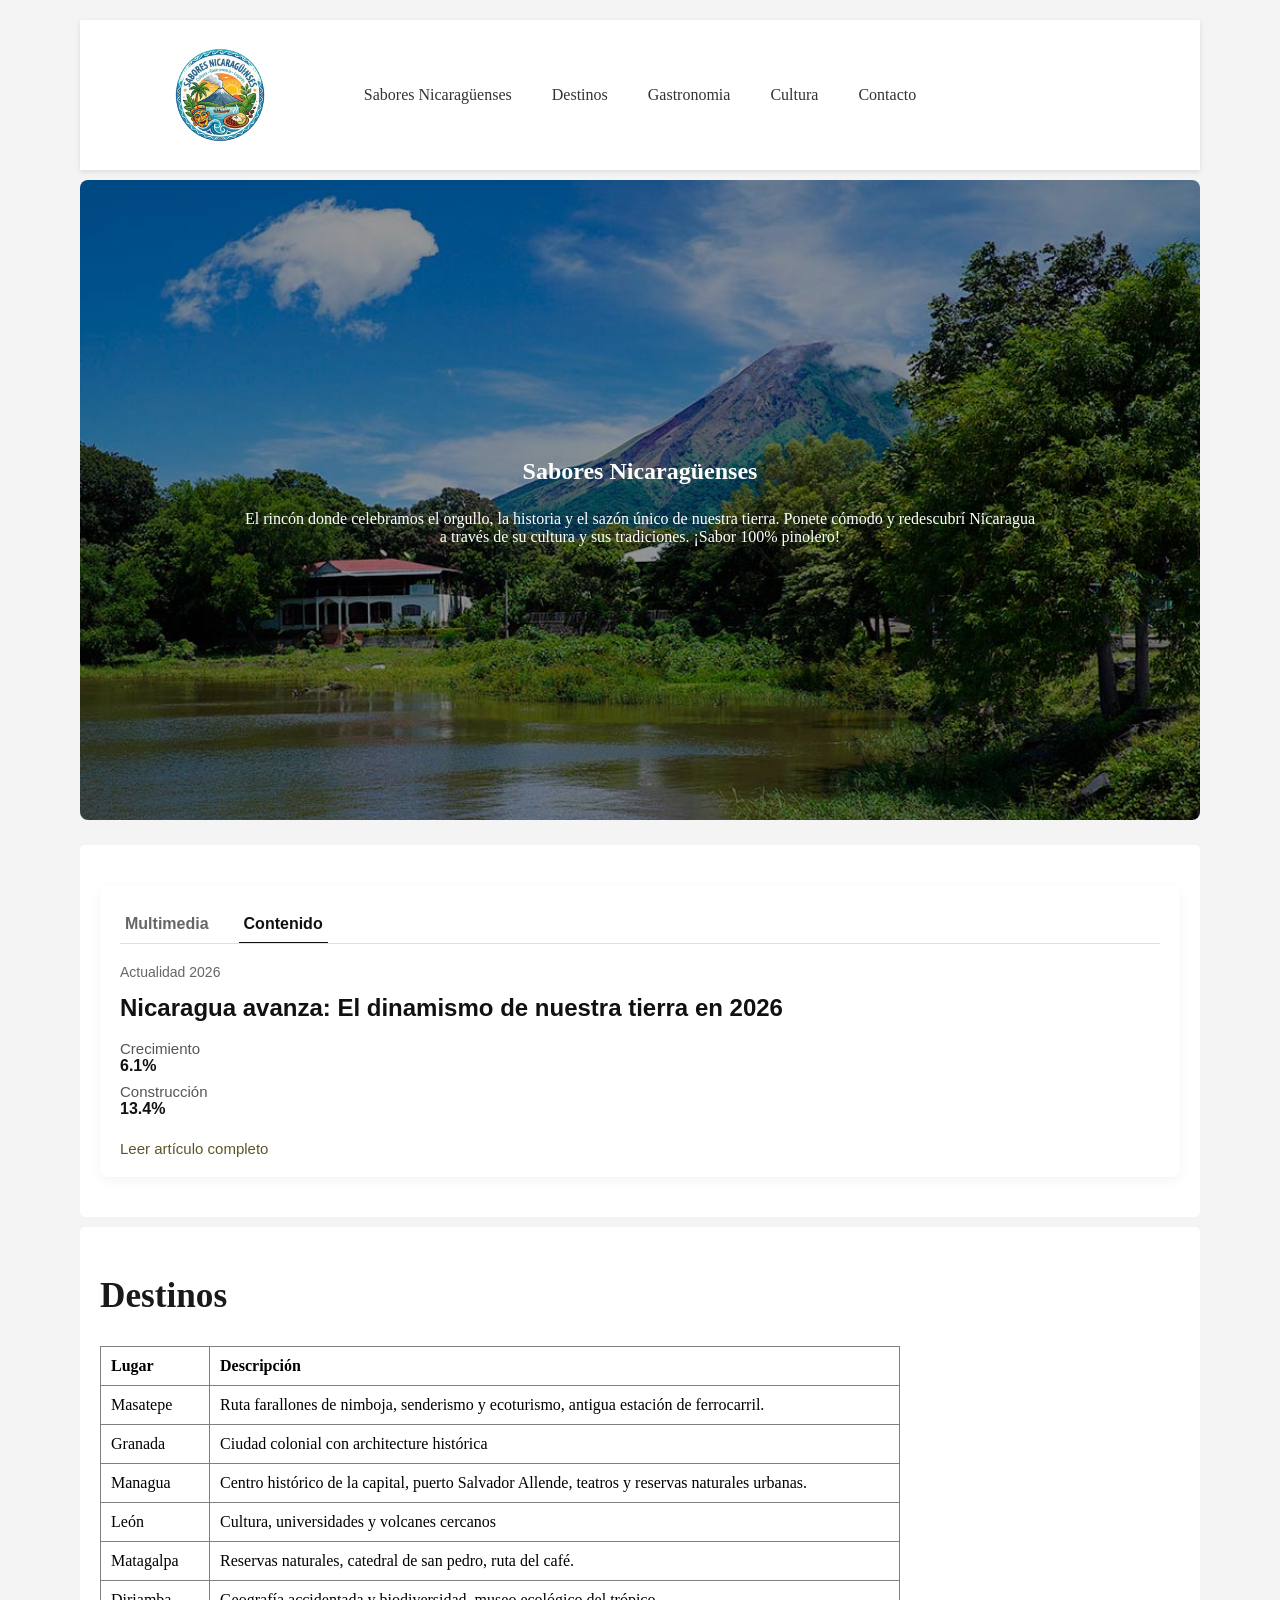
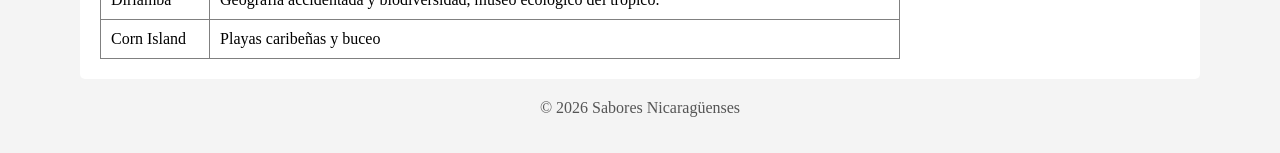
<file: index.html>
<!DOCTYPE html>
<html lang="es">
<head>
  <meta charset="UTF-8">
  <meta name="viewport" content="width=device-width, initial-scale=1.0">
  <title>DESCUBRE NICARAGUA</title>
  <link rel="icon" type="image/png" href="photos/photos.png"> 
  <link rel="stylesheet" href="style.css">
</head>
<body>

  <header class="headera">
    <div class="logo">
      <a href="index.html">
        <img src="photos/Logo.png" alt="Sabores Nicaragüenses">
      </a>
    </div>

    <nav class="menu">
      <a href="index.html">Sabores Nicaragüenses</a>
      <a href="Destinos.html">Destinos</a>
      <a href="Gastronomia.html">Gastronomia</a>
      <a href="Cultura.html">Cultura</a>
      <a href="Contacto.html">Contacto</a>
    </nav>
    
    <div class="espacio"></div>
  </header>

  <main> 
    <section class="inicio">
      <div class="contenedor">
        <h1>Sabores Nicaragüenses</h1>
        <p>El rincón donde celebramos el orgullo, la historia y el sazón único de nuestra tierra. Ponete cómodo y redescubrí Nicaragua a través de su cultura y sus tradiciones. ¡Sabor 100% pinolero!</p>
      </div>
    </section>

    <section>
      <div class="box">
        <div class="tabs">
          <button class="bt" id="multimedia">Multimedia</button>
          <button class="bt activo" id="contenido">Contenido</button>
        </div>

        <div class="bd">
          <div id="sec-mult" class="galeria oculto">
            <img src="photos/BC.jpg" alt="Banco central" class="tarjeta">
            <img src="photos/BC2.jpg" alt="Informe" class="tarjeta">
            <img src="photos/BC3.jpg" alt="Informe" class="tarjeta">
          </div>
          
          <div id="sec-cont" class="cont-txt">
            <span class="actualidad">Actualidad 2026</span>
            <h2 class="titulo">Nicaragua avanza: El dinamismo de nuestra tierra en 2026</h2>
            <div class="info">
              <div class="metrica">
                <span class="metrica-t">Crecimiento</span>
                <span class="metrica-v">6.1%</span>
              </div>
              <div class="metrica">
                <span class="metrica-t">Construcción</span>
                <span class="metrica-v">13.4%</span>
              </div>
            </div>
            <a href="Art.html" class="enlace">Leer artículo completo</a>
          </div>
        </div>
      </div>
    </section>

    <section>
      <h2>Destinos</h2>
      <div style="overflow-x: auto; width: 100%;">
        <table border="1" style="width: 100%; max-width: 800px; text-align: left; border-collapse: collapse;">
          <thead> 
            <tr>
              <th style="padding: 10px;">Lugar</th>
              <th style="padding: 10px;">Descripción</th>
            </tr>
          </thead>
          <tbody>
            <tr>
              <td style="padding: 10px;">Masatepe</td>
              <td style="padding: 10px;">Ruta farallones de nimboja, senderismo y ecoturismo, antigua estación de ferrocarril.</td>
            </tr>
            <tr>
              <td style="padding: 10px;">Granada</td>
              <td style="padding: 10px;">Ciudad colonial con architecture histórica</td>
            </tr>
            <tr>
              <td style="padding: 10px;">Managua</td>
              <td style="padding: 10px;">Centro histórico de la capital, puerto Salvador Allende, teatros y reservas naturales urbanas.</td>
            </tr>
            <tr>
              <td style="padding: 10px;">León</td>
              <td style="padding: 10px;">Cultura, universidades y volcanes cercanos</td>
            </tr>
            <tr>
              <td style="padding: 10px;">Matagalpa</td>
              <td style="padding: 10px;">Reservas naturales, catedral de san pedro, ruta del café.</td>
            </tr>
            <tr>
              <td style="padding: 10px;">Diriamba</td>
              <td style="padding: 10px;">Geografía accidentada y biodiversidad, museo ecológico del trópico.</td>
            </tr>
            <tr>
              <td style="padding: 10px;">Corn Island</td>
              <td style="padding: 10px;">Playas caribeñas y buceo</td>
            </tr>
          </tbody>
        </table>
      </div>
    </section>
  </main>

  <footer>
    <p>© 2026 Sabores Nicaragüenses</p>
  </footer>

  <script>
    const Multimedia = document.getElementById('multimedia');
    const Contenido = document.getElementById('contenido');
    
    const secMult = document.getElementById('sec-mult');
    const secCont = document.getElementById('sec-cont');

    Multimedia.addEventListener('click', () => {
        Multimedia.classList.add('activo');
        Contenido.classList.remove('activo');
        
        secMult.classList.remove('oculto');
        secCont.classList.add('oculto');
    });

    Contenido.addEventListener('click', () => {
        Contenido.classList.add('activo');
        Multimedia.classList.remove('activo');
        
        secCont.classList.remove('oculto');
        secMult.classList.add('oculto');
    });
  </script>
</body>
</html>
</file>
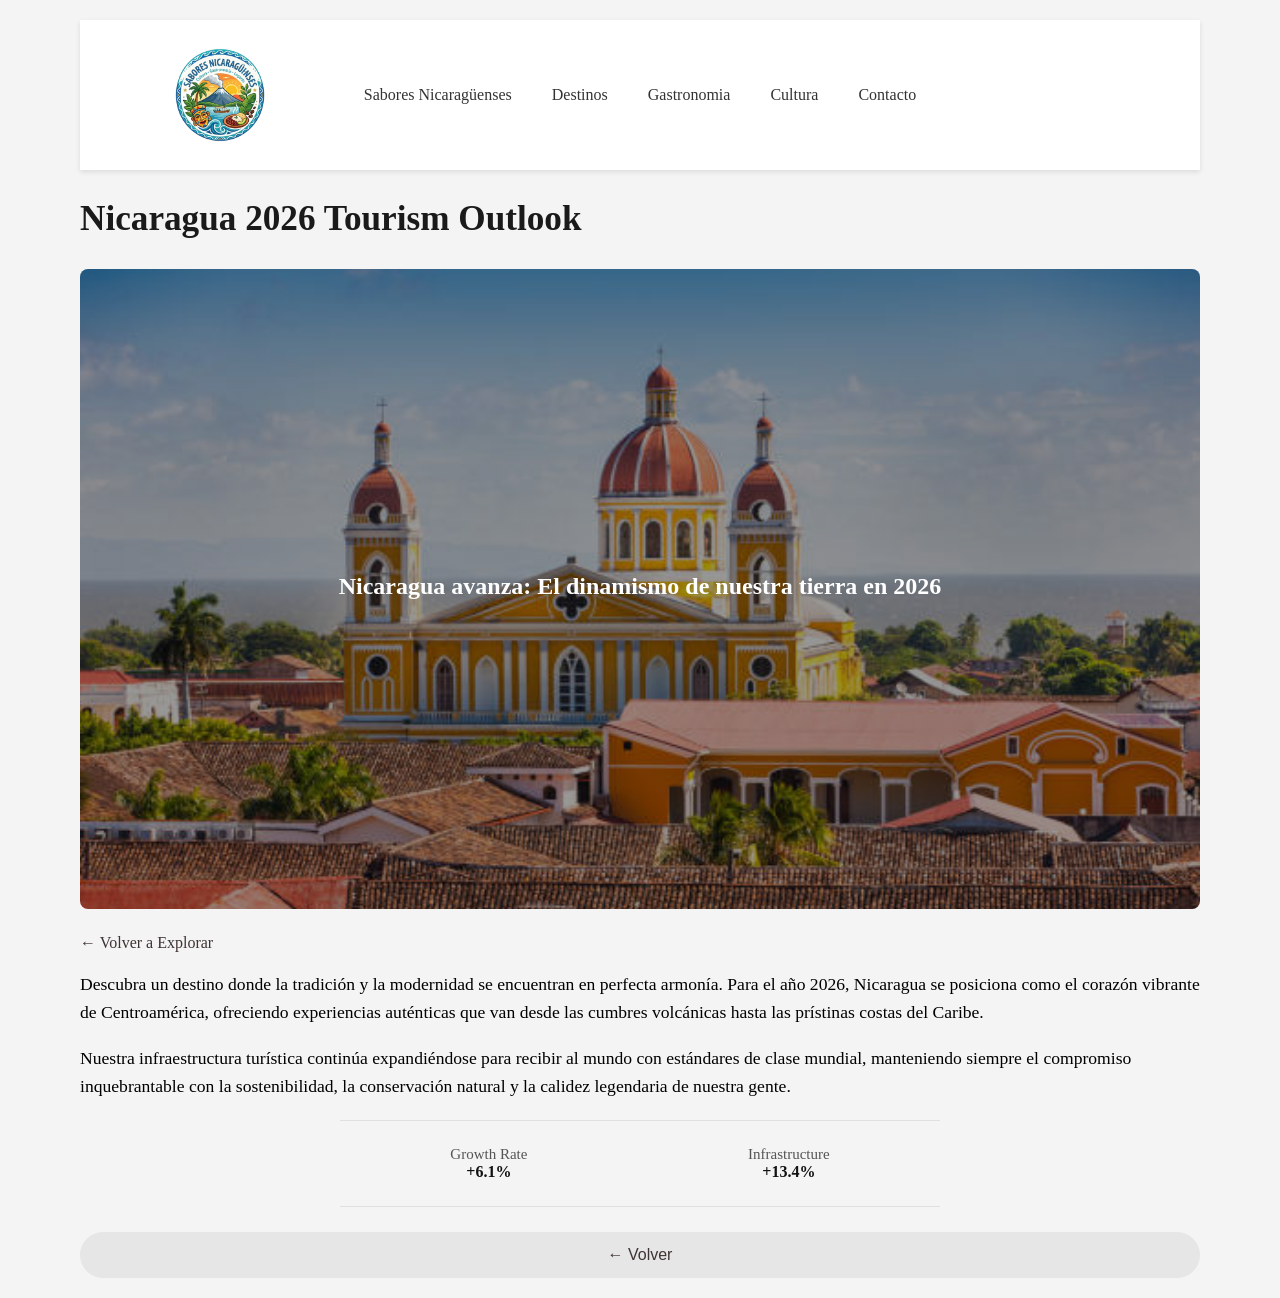
<file: Art.html>
<!DOCTYPE html>
<html lang="es">
<head>
  <meta charset="UTF-8">
  <meta name="viewport" content="width=device-width, initial-scale=1.0">
  <title>Destacado 2026 - Sabores Nicaragüenses</title>
  <link rel="icon" type="image/png" href="photos.png">
  <link rel="stylesheet" href="style.css">
</head>
<body>

  <header class="headera">
    <div class="logo">
        <a href="index.html">
            <img src="photos/Logo.png" alt="Sabores Nicaragüenses">
        </a>
    </div>

    <nav class="menu">
      <a href="index.html">Sabores Nicaragüenses</a>
      <a href="Destinos.html">Destinos</a>
      <a href="Gastronomia.html">Gastronomia</a>
      <a href="Cultura.html">Cultura</a>
      <a href="Contacto.html">Contacto</a>
    </nav>
    
    <div class="espacio"></div>
  </header>

  <main>
    <div>
      <h2>Nicaragua 2026 Tourism Outlook</h2>
    </div>

    <section class="article">
      <div class="contenedor">
        <h1>Nicaragua avanza: El dinamismo de nuestra tierra en 2026</h1>
      </div>
    </section>

    <p class="back"><a href="Principal.html">← Volver a Explorar</a></p>

    <p class="txt">Descubra un destino donde la tradición y la modernidad se encuentran en perfecta armonía. Para el año 2026, Nicaragua se posiciona como el corazón vibrante de Centroamérica, ofreciendo experiencias auténticas que van desde las cumbres volcánicas hasta las prístinas costas del Caribe.</p>

    <p class="txt">Nuestra infraestructura turística continúa expandiéndose para recibir al mundo con estándares de clase mundial, manteniendo siempre el compromiso inquebrantable con la sostenibilidad, la conservación natural y la calidez legendaria de nuestra gente.</p>

    <div class="contenedor-metricas">
      <div class="metricas-fila">
          <div class="metrica-bloque">
              <span class="metrica-t">Growth Rate</span>
              <span class="metrica-v">+6.1%</span>
          </div>
          <div class="metrica-bloque">
              <span class="metrica-t">Infrastructure</span>
              <span class="metrica-v">+13.4%</span>
          </div>
      </div>
    </div>
  </main>

  <footer>
    <button class="volver"><a href="Principal.html">← Volver</a></button>
  </footer>

</body>
</html>
</file>
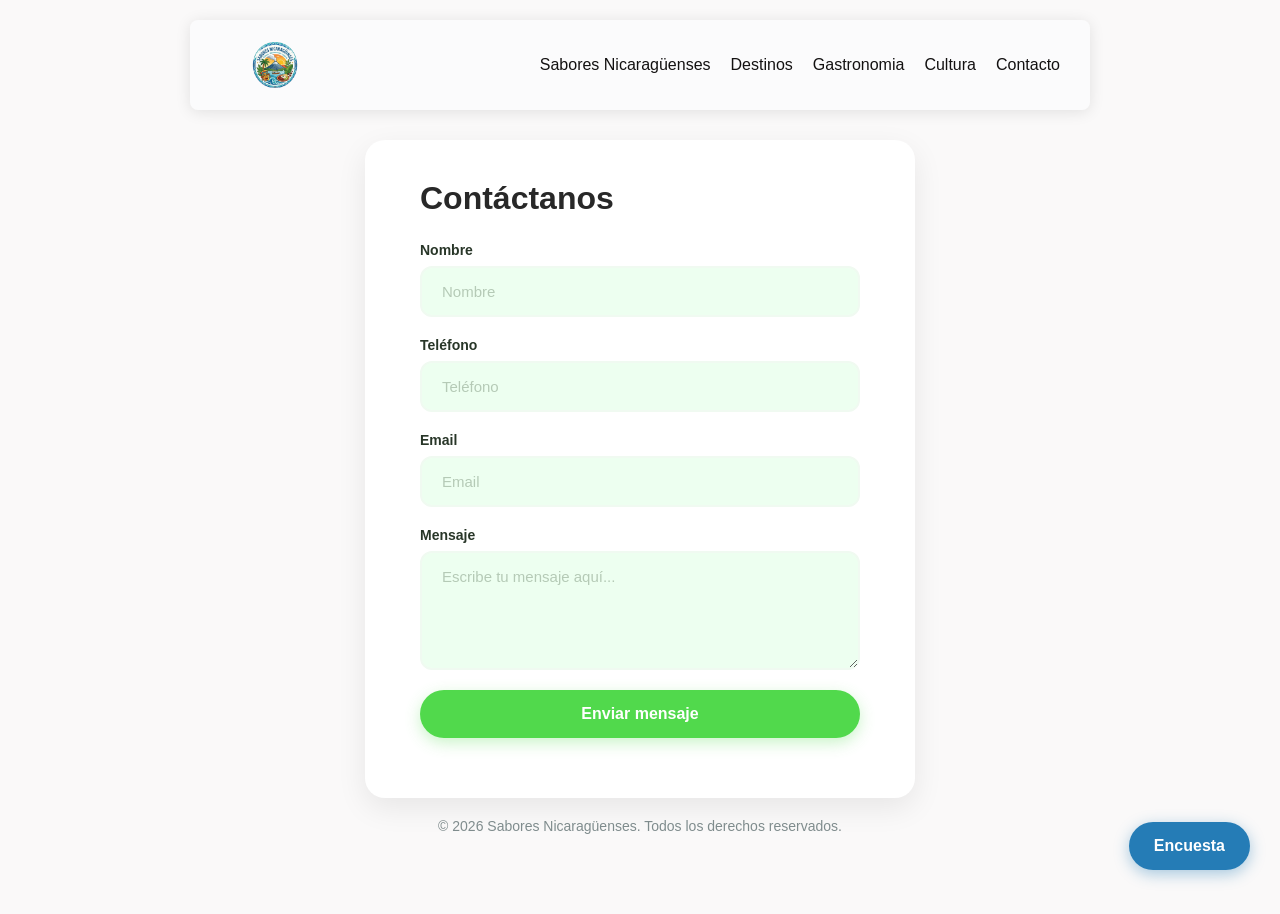
<file: Contacto.html>
<!DOCTYPE html>
<html lang="es">
<head>
  <meta charset="UTF-8">
  <meta name="viewport" content="width=device-width, initial-scale=1.0">
  <title>Contacto - Sabores Nicaragüenses</title>
  <link rel="icon" type="image/png" href="Photos/Gas.jpg">
  <link rel="stylesheet" href="Contacto.css">
</head>
<body>

  <header class="headera">
    <div class="logo">
        <a href="index.html">
            <img src="photos/Logo.png" alt="Sabores Nicaragüenses">
        </a>
    </div>

    <nav class="menu">
      <a href="index.html">Sabores Nicaragüenses</a>
      <a href="Destinos.html">Destinos</a>
      <a href="Gastronomia.html">Gastronomia</a>
      <a href="Cultura.html">Cultura</a>
      <a href="Contacto.html">Contacto</a>
    </nav>
  </header>

  <main>
    <div class="contact-container">
      <form action="https://formsubmit.co/carolinachavezcc9339898@gmail.com" method="POST">
        <h2>Contáctanos</h2>
        <div class="input-group">
            <label for="name">Nombre</label>
            <input type="text" name="name" id="name" placeholder="Nombre" required>
            
            <label for="phone">Teléfono</label>
            <input type="tel" name="phone" id="phone" placeholder="Teléfono">
            
            <label for="email">Email</label>
            <input type="email" name="email" id="email" placeholder="Email" required>
            
            <label for="Mensaje">Mensaje</label>
            <textarea name="mensaje" id="Mensaje" cols="10" rows="5" placeholder="Escribe tu mensaje aquí..." required></textarea>

            <input class="btn" type="submit" value="Enviar mensaje">
        </div>
      </form> 
    </div>

    <!-- Widget de Encuesta Flotante -->
    <div class="encf" id="contef">
        <div class="burbd" id="disp">Encuesta</div>
        <div class="burbpu" id="burb">
            <div id="encdc"></div>
        </div>
    </div>
  </main>

  <footer>
    <p>© 2026 Sabores Nicaragüenses. Todos los derechos reservados.</p>
  </footer>

  <script>
    (function() {
        const cont = document.getElementById('contef');
        const disp = document.getElementById('disp');
        const burb = document.getElementById('burb');
        const contD = document.getElementById('encdc');

        let moodF = false;
        let bloqueo = false;
        let Actual = 1;
        const Pasos = 4;

        const Preguntas = [
            { 
                id: "p1", 
                tipo: "select",
                titulo: "1. ¿Cuál era tu objetivo principal al visitar nuestra página hoy?", 
                opciones: [
                    "Buscar recetas o dónde comer comida típica nica", 
                    "Encontrar lugares turísticos y destinos para visitar", 
                    "Conocer más sobre historia, tradiciones o cultura nicaragüense", 
                    "Solo explorar y descubrir cosas nuevas de Nicaragua"
                ] 
            },
            { 
                id: "p2", 
                tipo: "select",
                titulo: "2. ¿Lograste cumplir tu objetivo?", 
                opciones: ["Sí", "No", "Casi"] 
            },
            { 
                id: "p3", 
                tipo: "estrellas",
                titulo: "3. ¿Qué tan fluida y rápida sentiste la página?"
            },
            { 
                id: "p4", 
                tipo: "texto",
                titulo: "4. ¿Hay algo que te gustaría que mejoremos o añadamos?"
            }
        ];

        const respuestas = {};

        function Invitation() {
            contD.innerHTML = `
                <span class="titulo">Sabores Nicaragüenses</span>
                <h4>¿Le gustaría calificar nuestro sitio?</h4>
                <div class="opciones">
                    <button class="btn-encuesta btn-si" id="btn-si">Sí</button>
                    <button class="btn-encuesta btn-no" id="btn-no">No</button>
                </div>
            `;

            document.getElementById('btn-no').addEventListener('click', (e) => {
                e.stopPropagation();
                bloqueo = true;
                burb.classList.remove('visible');
            });

            document.getElementById('btn-si').addEventListener('click', (e) => {
                e.stopPropagation();
                moodF = true;
                
                const recuadro = burb.getBoundingClientRect();
                
                burb.style.setProperty('top', recuadro.top + "px", 'important');
                burb.style.setProperty('left', recuadro.left + "px", 'important');
                burb.style.setProperty('bottom', 'auto', 'important');
                burb.style.setProperty('right', 'auto', 'important');
                
                document.body.appendChild(burb);
                burb.classList.add('fija-movible');
                
                cargarPregunta(1);
                Movible(burb);
            });
        }

        function cargarPregunta(paso) {
            Actual = paso;
            const item = Preguntas[paso - 1];
            const porcentajeProgreso = (paso / Pasos) * 100;
            const textoBoton = (paso === Pasos) ? "Enviar" : "Siguiente";

            let inputHTML = '';

            if (item.tipo === "select") {
                let opcionesHTML = `<option value="" disabled selected>Selecciona una opción...</option>`;
                item.opciones.forEach(opc => {
                    opcionesHTML += `<option value="${opc}">${opc}</option>`;
                });
                inputHTML = `<select id="control">${opcionesHTML}</select>`;

            } else if (item.tipo === "estrellas") {
                inputHTML = `
                    <div class="contenedor-estrellas">
                        <span class="estrella" data-valor="5">★</span>
                        <span class="estrella" data-valor="4">★</span>
                        <span class="estrella" data-valor="3">★</span>
                        <span class="estrella" data-valor="2">★</span>
                        <span class="estrella" data-valor="1">★</span>
                    </div>
                    <input type="hidden" id="control" value="">
                `;

            } else if (item.tipo === "texto") {
                inputHTML = `<textarea id="control" placeholder="¿Más recetas? ¿Más destinos? Escribe tus sugerencias... (Opcional)"></textarea>`;
            }

            contD.innerHTML = `
                <span class="titulo">Sabores Nicaragüenses</span>
                <div class="barra">
                    <div class="prog-int" style="width: ${porcentajeProgreso}%;"></div>
                </div>
                <h4>${item.titulo}</h4>
                ${inputHTML}
                <button type="button" class="btn-encuesta btn-enviar" id="btn-siguiente">${textoBoton}</button>
            `;

            const control = document.getElementById('control');
            const btnSiguiente = document.getElementById('btn-siguiente');

            if (item.tipo === "select") {
                btnSiguiente.disabled = true;
                control.addEventListener('change', () => {
                    btnSiguiente.disabled = (control.value === "");
                });
            } else if (item.tipo === "estrellas") {
                btnSiguiente.disabled = true;
                const estrellas = contD.querySelectorAll('.estrella');
                estrellas.forEach(est => {
                    est.addEventListener('click', () => {
                        const valor = est.getAttribute('data-valor');
                        control.value = valor;
                        
                        estrellas.forEach(e => {
                            if (parseInt(e.getAttribute('data-valor')) <= parseInt(valor)) {
                                e.classList.add('marcada');
                            } else {
                                e.classList.remove('marcada');
                            }
                        });
                        btnSiguiente.disabled = false;
                    });
                });
            } else if (item.tipo === "texto") {
                btnSiguiente.disabled = false;
            }

            btnSiguiente.addEventListener('click', () => {
                respuestas[item.id] = control.value;

                if (Actual < Pasos) {
                    cargarPregunta(Actual + 1);
                } else {
                    console.log("Resultados de la Encuesta Sabores Nicaragüenses:", respuestas);
                    alert("¡Muchas gracias por ayudarnos a mejorar Sabores Nicaragüenses!");
                    burb.style.setProperty('display', 'none', 'important');
                    disp.style.setProperty('display', 'none', 'important');
                    moodF = false;
                }
            });
        }

        cont.addEventListener('mouseenter', () => {
            if (!moodF && !bloqueo) burb.classList.add('visible');
        });

        cont.addEventListener('mouseleave', () => {
            if (!moodF) burb.classList.remove('visible');
        });

        Invitation();

        function Movible(elemento) {
            let posInicialX = 0, posInicialY = 0, posActualX = 0, posActualY = 0;
            elemento.onmousedown = arrastrarMouseDown;

            function arrastrarMouseDown(e) {
                e = e || window.event;
                if(e.target.tagName === 'SELECT' || e.target.tagName === 'OPTION' || e.target.tagName === 'BUTTON' || e.target.tagName === 'TEXTAREA' || e.target.classList.contains('estrella')) return;
                e.preventDefault();
                posActualX = e.clientX;
                posActualY = e.clientY;
                document.onmouseup = cerrar;
                document.onmousemove = Arrastre;
            }

            function Arrastre(e) {
                e = e || window.event;
                e.preventDefault();
                posInicialX = posActualX - e.clientX;
                posInicialY = posActualY - e.clientY;
                posActualX = e.clientX;
                posActualY = e.clientY;
                
                let finalTop = (elemento.offsetTop - posInicialY);
                let finalLeft = (elemento.offsetLeft - posInicialX);

                elemento.style.setProperty('top', finalTop + "px", 'important');
                elemento.style.setProperty('left', finalLeft + "px", 'important');
            }

            function cerrar() {
                document.onmouseup = null;
                document.onmousemove = null;
            }
        }
    })();
  </script>
    
</body>
</html>
</file>
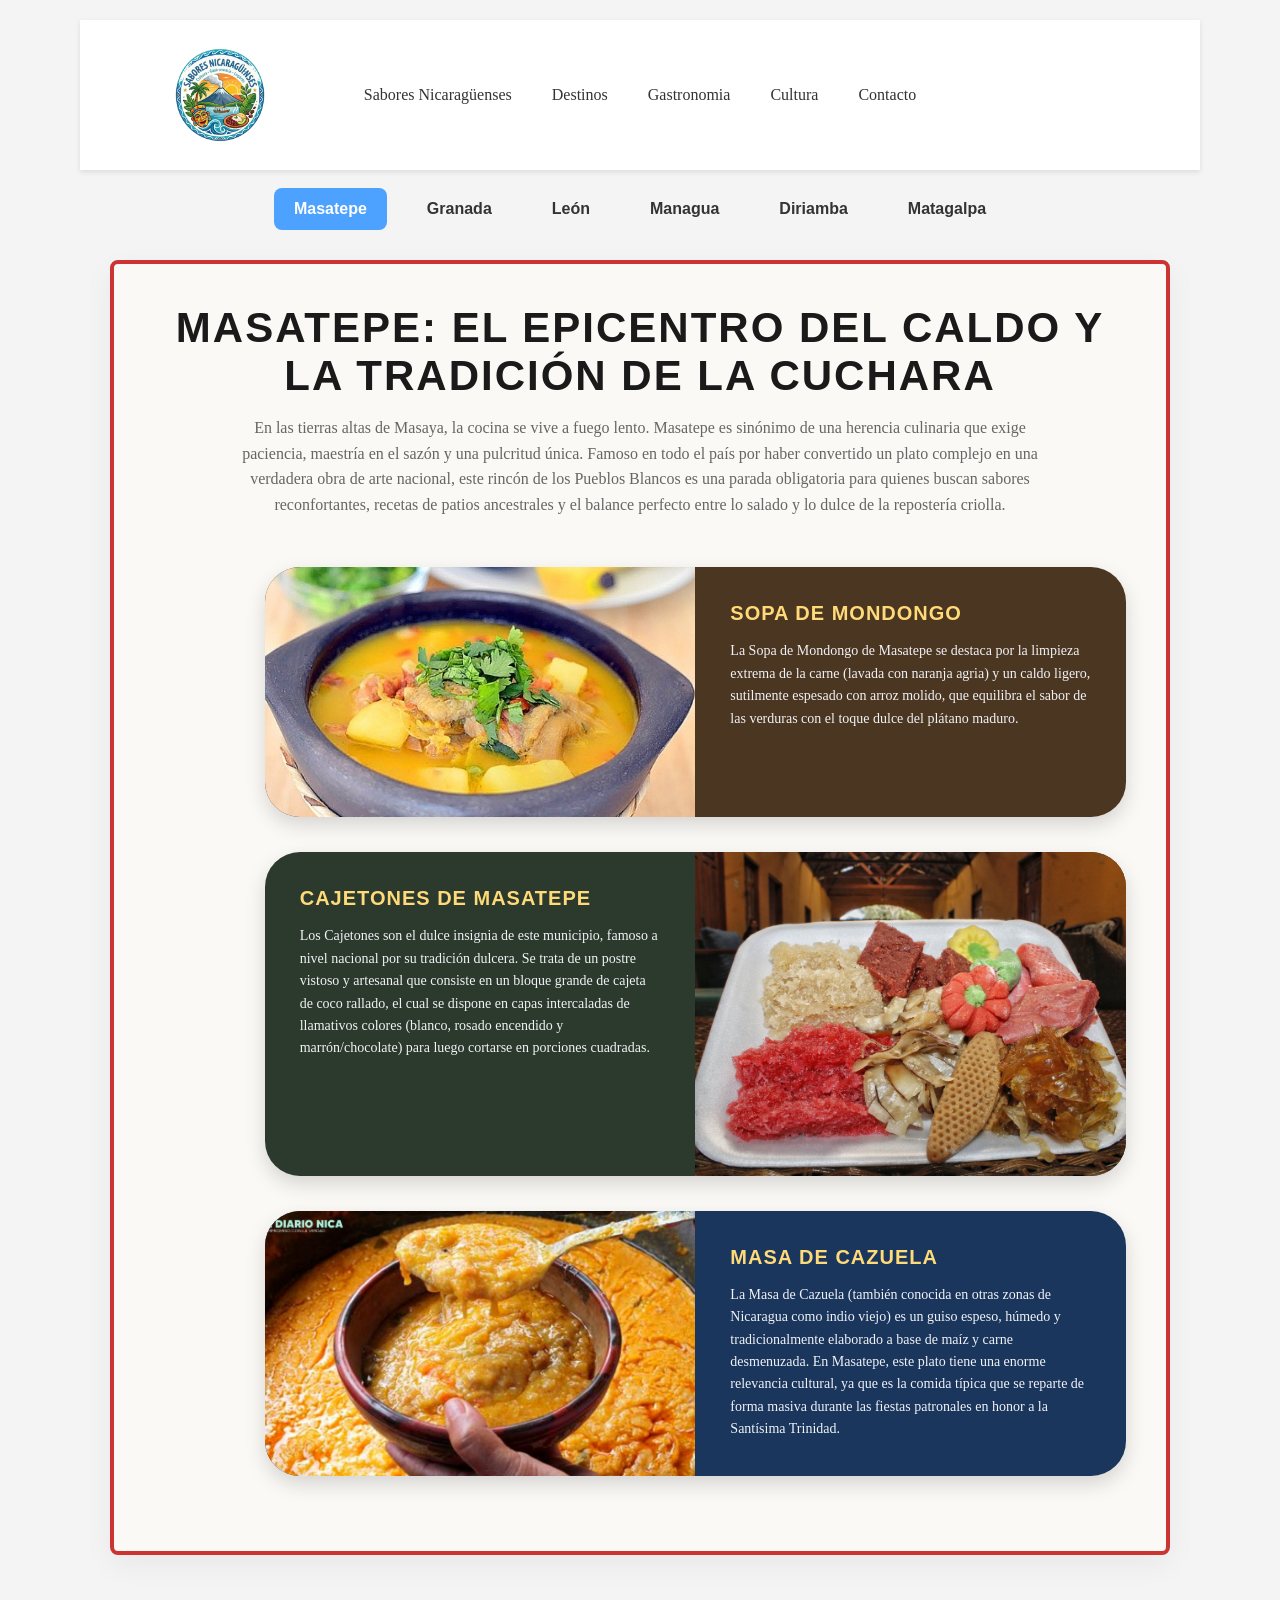
<file: Gastronomia.html>
<!DOCTYPE html>
<html lang="es">
<head>
  <meta charset="UTF-8">
  <title>Gastronomia</title>
   <link rel="icon" type="image/png" href="Photos/Gas.jpg">
     <link rel="stylesheet" href="style.css">
</head>
<body>
  <header class="headera">
    <div class="logo">
        <a href="index.html">
            <img src="photos/Logo.png" alt="Sabores Nicaragüenses">
        </a>
    </div>

    <nav class="menu">
      <a href="index.html">Sabores Nicaragüenses</a>
      <a href="Destinos.html">Destinos</a>
      <a href="Gastronomia.html">Gastronomia</a>
      <a href="Cultura.html">Cultura</a>
      <a href="Contacto.html">Contacto</a>
    </nav>
    
    <div class="espacio"></div>
  </header> 
  <br>
  
  <div class="departamentos">
    <div class="menu">
      <button class="tabc activo" id="bmasatepe">Masatepe</button>
      <button class="tabc" id="bgranada">Granada</button>
      <button class="tabc" id="bleon">León</button>
      <button class="tabc" id="bmanagua">Managua</button>
      <button class="tabc" id="bdiriamba">Diriamba</button>
      <button class="tabc" id="bmatagalpa">Matagalpa</button>
    </div>
    <div class="cont-DP">
      <div id="masatepe" class="infotxt">
        <div class="main-canvas">     
          <div class="header-section">
            <h1>Masatepe: El Epicentro del Caldo y la Tradición de la Cuchara</h1>
            <p>En las tierras altas de Masaya, la cocina se vive a fuego lento. Masatepe es sinónimo de una herencia culinaria que exige paciencia, maestría en el sazón y una pulcritud única. Famoso en todo el país por haber convertido un plato complejo en una verdadera obra de arte nacional, este rincón de los Pueblos Blancos es una parada obligatoria para quienes buscan sabores reconfortantes, recetas de patios ancestrales y el balance perfecto entre lo salado y lo dulce de la repostería criolla.</p>
          </div>

          <div class="bloque-cultural">
            <div class="col-icono">
              <i class="fa-solid fa-cookie-bite"></i>
            </div>
            <div class="tarjeta-horizontal" style="background-color: #4b3621;">
              <div class="tarjeta-body">
                <div class="img-col">
                  <img src="photos/sopa-de-mondongo-de-masatepe_web.jpg">
                </div>
                <div class="info-col">
                  <h2>Sopa de Mondongo</h2>
                  <p>La Sopa de Mondongo de Masatepe se destaca por la limpieza extrema de la carne (lavada con naranja agria) y un caldo ligero, sutilmente espesado con arroz molido, que equilibra el sabor de las verduras con el toque dulce del plátano maduro.</p>
                </div>
              </div>
            </div>
          </div>
          <div class="bloque-cultural">
            <div class="col-icono">
              <i class="fa-solid fa-masks-theater"></i>
            </div>
            <div class="tarjeta-horizontal" style="background-color: #2c3a2e;">
              <div class="tarjeta-body">
                <div class="info-col">
                  <h2>Cajetones de Masatepe</h2>
                  <p>Los Cajetones son el dulce insignia de este municipio, famoso a nivel nacional por su tradición dulcera. Se trata de un postre vistoso y artesanal que consiste en un bloque grande de cajeta de coco rallado, el cual se dispone en capas intercaladas de llamativos colores (blanco, rosado encendido y marrón/chocolate) para luego cortarse en porciones cuadradas.</p>
                </div>
                <div class="img-col">
                  <img src="photos/Cajetas de masatepe.jpg">
                </div>
              </div>
            </div>
          </div>

          <div class="bloque-cultural">
            <div class="col-icono">
              <i class="fa-solid fa-person-dressing"></i>
            </div>
            <div class="tarjeta-horizontal" style="background-color: #1a365d;">
              <div class="tarjeta-body">
                <div class="img-col">
                  <img src="photos/Indio viejo.jpeg">
                </div>
                <div class="info-col">
                  <h2>Masa de cazuela</h2>
                  <p>La Masa de Cazuela (también conocida en otras zonas de Nicaragua como indio viejo) es un guiso espeso, húmedo y tradicionalmente elaborado a base de maíz y carne desmenuzada. En Masatepe, este plato tiene una enorme relevancia cultural, ya que es la comida típica que se reparte de forma masiva durante las fiestas patronales en honor a la Santísima Trinidad.</p>
                </div>
              </div>
            </div>
          </div>
        </div>
      </div>
      <div id="granada" class="infotxt oculto">
        <div class="main-canvas">        
          <div class="header-section">
            <h1>Granada: El Arte del Detalle y los Sabores de la Gran Sultana</h1>
            <p>A las orillas del Gran Lago de Nicaragua, Granada despliega una gastronomía colonial elegante, visual y sumamente icónica. La cocina granadina es famosa por su capacidad de convertir la simplicidad en un festín para los sentidos, jugando de manera magistral con los contrastes: lo crujiente frente a lo suave, y el balance perfecto entre lo ácido de sus vinagretas y el dulzor tropical de sus bebidas. Es una experiencia callejera y gourmet a la vez, pensada para disfrutarse despacio bajo la sombra de sus corredores coloniales.</p>
          </div>
          <div class="bloque-cultural">
            <div class="col-icono">
              <i class="fa-solid fa-cookie-bite"></i>
            </div>
            <div class="tarjeta-horizontal" style="background-color: #4b3621;">
              <div class="tarjeta-body">
                <div class="img-col">
                  <img src="photos/vigorón-Nicaragua-Comida-tipica-nicaraguense-1.jpg">
                </div>
                <div class="info-col">
                  <h2>El Vigorón Granadino</h2>
                  <p>Es la obra maestra de la comida callejera nicaragüense, nacida en Granada y servida tradicionalmente sobre una doble hoja de chaguite (plátano), la cual aporta un sutil aroma vegetal al plato. Su genialidad radica en el contraste perfecto de texturas y temperaturas</p>
                </div>
              </div>
            </div>
          </div>

          <div class="bloque-cultural">
            <div class="col-icono">
              <i class="fa-solid fa-masks-theater"></i>
            </div>
            <div class="tarjeta-horizontal" style="background-color: #2c3a2e;">
              <div class="tarjeta-body">
                <div class="info-col">
                  <h2>El Fresco de Cacao</h2>
                  <p>Más que un refresco, el cacao granadino es un postre líquido y una de las bebidas tradicionales más elaboradas del país. Su textura es densa, untuosa y profundamente aromática, sirviéndose siempre bien helado.</p>
                </div>
                <div class="img-col">
                  <img src="photos/cacao.jpg">
                </div>
              </div>
            </div>
          </div>
        </div>
      </div>
      <div id="leon" class="infotxt oculto">
        <div class="main-canvas">        
          <div class="header-section">
            <h1>León: Sabores de Antaño y Fogones de Identidad Colonial</h1>
            <p>La cocina leonesa es tan audaz y expresiva como su historia. Marcada por una fuerte herencia indígena en el histórico barrio de Sutiaba mezclada con técnicas coloniales centenarias, la gastronomía de León se caracteriza por la intensidad de sus especias, sus masas horneadas con recetas secretas y una reinterpretación única de los clásicos nacionales. Aquí, el maíz, el achiote y el toque de naranja agria se fusionan para crear platillos con un carácter fuerte, ideal para los paladares que buscan autenticidad y texturas memorables.</p>
          </div>
          <div class="bloque-cultural">
            <div class="col-icono">
              <i class="fa-solid fa-cookie-bite"></i>
            </div>
            <div class="tarjeta-horizontal" style="background-color: #4b3621;">
              <div class="tarjeta-body">
                <div class="img-col">
                  <img src="photos/Nacatamales leones.jpeg">
                </div>
                <div class="info-col">
                  <h2>El nacatamal leonés</h2>
                  <p>El nacatamal es el rey de los desayunos de fin de semana en Nicaragua, pero la versión leonesa tiene un carácter y un balance de sabores que la distinguen del resto del país. Es un banquete completo envuelto en hojas de plátano y cocido al vapor por horas.</p>
                </div>
              </div>
            </div>
          </div>

          <div class="bloque-cultural">
            <div class="col-icono">
              <i class="fa-solid fa-masks-theater"></i>
            </div>
            <div class="tarjeta-horizontal" style="background-color: #2c3a2e;">
              <div class="tarjeta-body">
                <div class="info-col">
                  <h2>El tiste leonés</h2>
                  <p>El tiste es una de las bebidas ancestrales más refrescantes de la región del Pacífico, especialmente valorada en León para combatir el intenso calor de la ciudad. Servido tradicionalmente en una jícara labrada y colmado de hielo picado, es una explosión de energía y sabor tostado.</p>
                </div>
                <div class="img-col">
                  <img src="photos/Tiste.jpg">
                </div>
              </div>
            </div>
          </div>
        </div>
      </div>
      <div id="managua" class="infotxt oculto">
        <div class="main-canvas">        
          <div class="header-section">
            <h1>Managua: El Crisol del Fuego Urbano y los Antojos de la Noche</h1>
            <p>Como el corazón vibrante y acelerado del país, la gastronomía de Managua es un mosaico vivo donde se encuentran y potencian los sabores de cada rincón de Nicaragua. La cocina capitalina es democrática, nocturna y llena de energía; se vive en las brasas de los asados callejeros y en el vapor de los grandes peroles envueltos en hojas de plátano. Es el paraíso del confort culinario en porciones generosas, donde la comida no solo alimenta, sino que reúne a la ciudad alrededor del humo, el gallopinto perfecto y los jugos de las carnes mejor marinadas.</p>
          </div>
          <div class="bloque-cultural">
            <div class="col-icono">
              <i class="fa-solid fa-cookie-bite"></i>
            </div>
            <div class="tarjeta-horizontal" style="background-color: #4b3621;">
              <div class="tarjeta-body">
                <div class="img-col">
                  <img src="photos/carne asada.jpg">
                </div>
                <div class="info-col">
                  <h2>La Carne Asada de Fritanga (Estilo Managua)</h2>
                  <p>Es el plato rey de la cultura urbana y nocturna de Managua. Más que una simple técnica de cocción, la carne asada de fritanga es una sinfonía de humo, carbón y marinados intensos que se sirve en porciones masivas.</p>
                </div>
              </div>
            </div>
          </div>

          <div class="bloque-cultural">
            <div class="col-icono">
              <i class="fa-solid fa-masks-theater"></i>
            </div>
            <div class="tarjeta-horizontal" style="background-color: #2c3a2e;">
              <div class="tarjeta-body">
                <div class="info-col">
                  <h2>El Vaho (o Baho) Managua</h2>
                  <p>El vaho es el almuerzo dominical por excelencia en la capital, un plato robusto, calórico y de cocción lenta que combina elementos salados, dulces y harinosos en un solo perol. Su magia radica en que todo se cocina estrictamente al vapor dentro de una estructura sellada con hojas de plátano.</p>
                </div>
                <div class="img-col">
                  <img src="photos/vaho-nicaraguense.webp">
                </div>
              </div>
            </div>
          </div>
        </div>
      </div>
      <div id="diriamba" class="infotxt oculto">
        <div class="main-canvas">        
          <div class="header-section">
            <h1>Diriamba: El Sazón de la Meseta y el Banquete del Mestizaje</h1>
            <p>Bendecida por el clima fresco de las alturas de Carazo y la cercanía de sus costas, la gastronomía de Diriamba es un reflejo vivo de sus celebraciones tradicionales. Es una cocina de fiesta, de compartir y de comunidad, donde las recetas se heredan de generación en generación para alimentar a pueblos enteros durante sus festividades folklóricas. Entre guisados complejos que exigen horas de preparación y mariscos frescos que bajan directo del Pacífico, Diriamba ofrece un menú que equilibra la abundancia de la tierra con la frescura del mar.</p>
          </div>
          <div class="bloque-cultural">
            <div class="col-icono">
              <i class="fa-solid fa-cookie-bite"></i>
            </div>
            <div class="tarjeta-horizontal" style="background-color: #4b3621;">
              <div class="tarjeta-body">
                <div class="img-col">
                  <img src="photos/Picadillo diriamba.jpg">
                </div>
                <div class="info-col">
                  <h2>El Picadillo Diriambino</h2>
                  <p>Es el plato ceremonial e identitario de Diriamba por excelencia, servido tradicionalmente durante las multitudinarias fiestas en honor a San Sebastián en el mes de enero. Es un guisado complejo, de textura densa y sabor profundo, que requiere horas de preparación y un picado minucioso a mano.</p>
                </div>
              </div>
            </div>
          </div>

          <div class="bloque-cultural">
            <div class="col-icono">
              <i class="fa-solid fa-masks-theater"></i>
            </div>
            <div class="tarjeta-horizontal" style="background-color: #2c3a2e;">
              <div class="tarjeta-body">
                <div class="info-col">
                  <h2>La Chicha de Maíz Diriambina</h2>
                  <p>La chicha es la bebida sagrada de las festividades folklóricas en el Pacífico nicaragüense. En Diriamba, es el combustible que refresca a los promesantes y bailarines de El Güegüense y El Toro Huaco bajo el sol de la meseta.</p>
                </div>
                <div class="img-col">
                  <img src="photos/chicha-de-maiz.jpg">
                </div>
              </div>
            </div>
          </div>
        </div>
      </div>
      <div id="matagalpa" class="infotxt oculto">
        <div class="main-canvas">        
          <div class="header-section">
            <h1>Matagalpa: Aromas de Montaña, Maíz Tierno y Humo de Roble</h1>
            <p>En las alturas del norte nicaragüense, el frío de la nebliselva dicta las reglas de la cocina. Matagalpa es el reino del maíz en su estado más puro y dulce, transformado a mano junto al calor de los fogones de leña. Su gastronomía es rústica, generosa y profundamente conectada con la tierra; una cocina diseñada para dar energía, donde los lácteos artesanales de consistencia perfecta y los caldos calientes de corral son los protagonistas. Todo esto, por supuesto, coronado por el aroma del mejor café del país que impregna cada mesa.</p>
          </div>
          <div class="bloque-cultural">
            <div class="col-icono">
              <i class="fa-solid fa-cookie-bite"></i>
            </div>
            <div class="tarjeta-horizontal" style="background-color: #4b3621;">
              <div class="tarjeta-body">
                <div class="img-col">
                  <img src="photos/guirila.jpeg">
                </div>
                <div class="info-col">
                  <h2>La Güirila Matagalpina</h2>
                  <p>La güirila es el tributo definitivo al maíz tierno en el norte de Nicaragua. A diferencia de una tortilla común, esta es una delicadeza estacional que destaca por su textura rústica, su intenso aroma a campo y un sabor marcadamente dulce y tostado.</p>
                </div>
              </div>
            </div>
          </div>

          <div class="bloque-cultural">
            <div class="col-icono">
              <i class="fa-solid fa-masks-theater"></i>
            </div>
            <div class="tarjeta-horizontal" style="background-color: #2c3a2e;">
              <div class="tarjeta-body">
                <div class="info-col">
                  <h2>La Sopa de Gallina India con Albóndigas (Estilo Matagalpina)</h2>
                  <p>En las tardes frescas y neblinosas de Matagalpa, esta sopa es el elixir reconstituyente por excelencia. No se utiliza pollo comercial, sino gallina de patio o "india", criada en libertad, lo que transforma por completo la densidad, el color y el sabor del caldo.</p>
                </div>
                <div class="img-col">
                  <img src="photos/sopa de gallina.jpg">
                </div>
              </div>
            </div>
          </div>
        </div>
      </div>
    </div>
  </div>

<script>
    const pestañas = [
        { btn: 'bmasatepe', cont: 'masatepe' },
        { btn: 'bgranada',  cont: 'granada' },
        { btn: 'bleon',     cont: 'leon' },
        { btn: 'bmanagua',  cont: 'managua' },
        { btn: 'bdiriamba',  cont: 'diriamba' },
        { btn: 'bmatagalpa',  cont: 'matagalpa' }
    ];

    pestañas.forEach(pestaña => {
        const botonEl = document.getElementById(pestaña.btn);
        
        botonEl.addEventListener('click', () => {
            pestañas.forEach(p => {
                document.getElementById(p.btn).classList.remove('activo');
                document.getElementById(p.cont).classList.add('oculto');
            });

            botonEl.classList.add('activo');
            document.getElementById(pestaña.cont).classList.remove('oculto');
        });
    });
</script>




    
</body>
</html>
</file>
<file: style.css>
*, *::before, *::after { 
    box-sizing: border-box; 
}

body {
    font-family: Georgia, 'Times New Roman', Times, serif; 
    background-color: #f4f4f4; 
    max-width: 1200px;
    margin: 0 auto;
    padding: 20px 40px;
}

header {
    background: hsl(177, 86%, 31%); 
    color: white; 
    padding: 10px; 
    text-align: center; 
}

nav a {
    margin: 0 10px;
    color: #333333;      
    text-decoration: none; 
    transition: color 0.3s ease; 
}

nav a:visited {
    color: #333333; 
}

nav a:hover, a:active {
    color: #d4af37; 
    text-decoration: none; 
}

section {
    background: white; 
    padding: 20px; 
    margin-top: 10px; 
    border-radius: 5px; 
}

footer {  
    text-align: center; 
    margin-top: 20px; 
    color: #555; 
}

h1 { 
    margin-bottom: 25px;
}

h2 {
    margin-bottom: 30px;       
    font-size: 2.2rem;
    color: #1a1a1a;
}

.headera {
    display: flex;
    justify-content: space-between; 
    align-items: center;            
    padding: 15px 30px;
    background-color: #ffffff;
    box-shadow: 0 2px 5px rgba(0,0,0,0.1);
}

.logo, .espacio {
    flex: 1; 
}

.logo img {
    height: 120px;       
    width: auto;         
    display: block;      
}

.menu {
    display: flex;
    justify-content: center;
    gap: 20px;
    flex-wrap: wrap; 
}

.menu a {
    text-decoration: none;
    color: #333;
    font-weight: 500;
}

.inicio, .article, .Destn {
    background-size: cover;        
    background-position: center;  
    background-repeat: no-repeat; 
    margin-bottom: 25px;
    min-height: 400px; 
    height: calc(80vh - 80px); 
    border-radius: 8px;
    display: flex;
    justify-content: flex-start;
    align-items: center; 
    padding: 20px;
}

.inicio { background-image: linear-gradient(rgba(0, 0, 0, 0.4), rgba(0, 0, 0, 0.4)), url('photos/FD.jpg'); }
.article { background-image: linear-gradient(rgba(0, 0, 0, 0.4), rgba(0, 0, 0, 0.4)), url('photos/Articl.jpg'); }
.Destn { background-image: linear-gradient(rgba(0, 0, 0, 0.4), rgba(0, 0, 0, 0.4)), url('photos/Destinos.jpg'); }

.contenedor {
    color: #ffffff;
    text-align: center;
    width: 100%;
    max-width: 800px;
    margin: 0 auto;
}

.contenido h1 {
    font-family: Georgia, 'Times New Roman', Times, serif;
    font-size: 3.5rem;
    margin-bottom: 1rem;
    font-weight: 700;
}

.contenido p {
    font-family: 'Gill Sans', 'Gill Sans MT', Calibri, 'Trebuchet MS', sans-serif;
    font-size: 1.2rem;
    line-height: 1.6; 
}

.box {
    font-family: 'Segoe UI', Tahoma, Geneva, Verdana, sans-serif;
    max-width: 1200px;
    background-color: #ffffff;
    border-radius: 8px;
    padding: 20px;
    box-shadow: 0 4px 12px rgba(0, 0, 0, 0.05);
    margin: 20px auto;
}

.tabs {
    display: flex;
    gap: 25px;
    border-bottom: 1px solid #e0e0e0; 
    padding-bottom: 0;
    margin-bottom: 20px;
    overflow-x: auto; 
}

.bt {
    background: none;
    border: none;
    font-size: 16px;
    font-weight: 600;
    color: #666666;
    padding: 10px 5px;
    cursor: pointer;
    position: relative;
    transition: color 0.3s ease;
    white-space: nowrap;
}

.bt:hover { color: #000000; }
.bt.activo { color: #111111; }
.bt.activo::after {
    content: '';
    position: absolute;
    bottom: -1px;
    left: 0;
    width: 100%;
    height: 2px;
    background-color: #111111;
}

.galeria {
    display: flex;        
    gap: 15px;          
    width: 100%;
}

.tarjeta {
    flex: 1;            
    width: 50%;          
    height: 250px;      
    object-fit: cover;  
    border-radius: 6px; 
}

.cont-txt, .info, .metrica {
    display: flex;
    flex-direction: column;
}
.cont-txt { gap: 12px; }
.actualidad { font-size: 14px; color: #666666; }
.titulo { font-size: 24px; color: #111111; font-weight: 700; margin: 0; line-height: 1.3; }
.info { gap: 8px; margin-top: 5px; }
.metrica-t { font-size: 15px; color: #555555; }
.metrica-v { font-size: 16px; font-weight: bold; color: #111111; }

.enlace {
    display: inline-block;
    margin-top: 10px;
    color: #5c5625;
    text-decoration: none;
    font-weight: 500;
    font-size: 15px;
    width: fit-content;
}
.enlace:visited { color: #5c5625; }
.enlace:hover, a:active { color: #d4af37; text-decoration: underline; }

.oculto { display: none !important; }

.back a { color: #3f3333; text-decoration: none; transition: color 0.3s ease; }
.back a:visited { color: #3f3333; }
.back a:hover, a:active { color: #d4af37; text-decoration: none; }

.txt { line-height: 1.6; font-size: 1.1rem; }

.contenedor-metricas {
    width: 100%;
    max-width: 600px;
    margin: 20px auto;
}

.metricas-fila {
    display: flex;
    justify-content: space-around;
    align-items: center;
    padding: 25px 0;                
    border-top: 1px solid #e0e0e0; 
    border-bottom: 1px solid #e0e0e0;
    margin-bottom: 25px;            
}

.metrica-bloque {
    display: flex;
    flex-direction: column;
    align-items: center; 
    text-align: center;
}

.volver {
    width: 100%;             
    background-color: #e6e6e6; 
    color: #333333;
    border: none;
    padding: 14px 0;         
    font-size: 16px;
    font-weight: 500;
    border-radius: 50px;     
    cursor: pointer;
    transition: background-color 0.2s ease;
}
.volver:hover { background-color: #dcdcdc; }
.volver a { text-decoration: none; color: #3f3333; }

.tabc {
    background: none;
    border: none;
    text-align: left;
    padding: 12px 20px;
    font-size: 16px;
    font-weight: 600;
    color: #333333;
    cursor: pointer;
    border-radius: 8px;
    transition: all 0.2s ease;
}
.tabc:hover { background-color: #e8e8e8; }
.tabc.activo { background-color: #4da1ff; color: #ffffff; }

.cont-DP { flex: 1; padding: 30px; }
.infotxt h2 { font-size: 32px; color: #111111; margin-top: 0; margin-bottom: 15px; }
.infotxt p { font-size: 16px; color: #555555; line-height: 1.5; margin-bottom: 25px; }

.fotos { display: flex; gap: 15px; }
.fotos img {
    flex: 1;
    width: 33.33%;
    height: 300px;
    object-fit: cover;
    border-radius: 8px;
    border: 1px solid #cccccc; 
}

.main-canvas {
    background-color: #fbf9f6;
    max-width: 1200px;
    margin: 0 auto;
    padding: 40px;
    border: 4px solid #cc3333; 
    border-radius: 8px;
    box-shadow: 0 10px 30px rgba(0,0,0,0.05);
}

.header-section { text-align: center; margin-bottom: 50px; }
.header-section h1 {
    font-family: 'Montserrat', sans-serif;
    font-size: 42px;
    font-weight: 700;
    text-transform: uppercase;
    letter-spacing: 2px;
    color: #1a1a1a;
    margin: 0 0 15px 0;
}
.header-section p { font-size: 16px; color: #666; max-width: 800px; margin: 0 auto; line-height: 1.6; }

.bloque-cultural {
    display: flex;
    width: 100%;
    margin-bottom: 35px;
    align-items: center;
    gap: 15px;
}

.col-icono {
    width: 10%;
    text-align: center;
}
.col-icono i { font-size: 45px; color: #b33939; transition: transform 0.3s ease; }
.bloque-cultural:hover .col-icono i { transform: scale(1.2) rotate(-10deg); }

.tarjeta-horizontal {
    width: 90%;
    background-color: #3b2314; 
    color: #fff;
    border-radius: 35px;
    overflow: hidden;
    box-shadow: 0 8px 20px rgba(0,0,0,0.15);
}

.tarjeta-body {
    display: flex;
    width: 100%;
}

.info-col {
    width: 50%;
    padding: 35px;
}

.img-col {
    width: 50%;
    overflow: hidden;
}

.img-col img {
    width: 100%;
    height: 100%;
    min-height: 250px;
    object-fit: cover;
    display: block;
    transition: transform 0.5s ease;
}
.bloque-cultural:hover .img-col img { transform: scale(1.05); }

.info-col h2 { font-family: 'Montserrat', sans-serif; font-size: 20px; text-transform: uppercase; letter-spacing: 1px; margin: 0 0 15px 0; color: #ffda79; }
.info-col h3 { font-size: 16px; margin: 15px 0 5px 0; color: #ffb142; }
.info-col p { font-size: 14px; line-height: 1.6; margin: 0; color: #f1f2f6; }

.caribe-full-box {
    background: linear-gradient(rgba(179, 57, 57, 0.85), rgba(44, 44, 84, 0.9)), url('https://images.unsplash.com/photo-1544735716-392fe2489ffa?auto=format&fit=crop&w=1000&q=80') center/cover;
    border-radius: 35px;
    padding: 50px;
    text-align: center;
    color: white;
    box-shadow: 0 8px 20px rgba(0,0,0,0.15);
}
.caribe-full-box h2 { font-family: 'Montserrat', sans-serif; color: #ffda79; font-size: 28px; text-transform: uppercase; margin-bottom: 15px; }
.caribe-full-box p { font-size: 16px; max-width: 800px; margin: 0 auto; line-height: 1.7; }

@media (max-width: 768px) {
    body {
        padding: 15px 15px; 
    }

    .headera {
        flex-direction: column;
        gap: 15px;
        text-align: center;
        padding: 15px;
    }
    
    .menu {
        flex-direction: column;
        gap: 10px;
        width: 100%;
    }

    .contenido h1 {
        font-size: 2.2rem;
    }
    .header-section h1 {
        font-size: 28px;
    }
    
    .galeria {
        flex-direction: column;
    }
    .tarjeta {
        width: 100%;
        height: 200px;
    }

    .fotos {
        flex-direction: column;
    }
    .fotos img {
        width: 100%;
        height: 220px;
    }

    .metricas-fila {
        flex-direction: column;
        gap: 20px;
        padding: 15px 0;
    }

    .bloque-cultural {
        flex-direction: column;
        align-items: stretch;
    }
    
    .col-icono {
        width: 100%;
        margin-bottom: 10px;
    }
    
    .tarjeta-horizontal {
        width: 100%;
    }
    
    .tarjeta-body {
        flex-direction: column; 
    }
    
    .info-col, .img-col {
        width: 100%;
    }
    
    .info-col {
        padding: 20px;
    }

    .main-canvas {
        padding: 20px 15px;
    }

    .caribe-full-box {
        padding: 30px 15px;
    }
}
</file>
<file: Contacto.css>
* {
    box-sizing: border-box;
    margin: 0;
    padding: 0;
}

body {
    font-family: Arial, Helvetica, sans-serif;
    background-color: hsl(0, 9%, 98%);
    min-height: 100vh;
    display: flex;
    flex-direction: column;
    align-items: center;
    padding-top: 140px;
    padding-bottom: 60px;
}

main {
    width: 100%;
    display: flex;
    justify-content: center;
    align-items: center;
    flex-grow: 1;
}

.headera {
    position: fixed;        
    top: 0;
    left: 0;
    right: 0;               
    max-width: 900px;      
    margin: 20px auto 0 auto;       
    background: #fbfbfc;
    padding: 15px 30px;
    box-shadow: 0 2px 15px rgba(0,0,0,0.1);
    z-index: 1000;
    border-radius: 8px;    
    display: flex;        
    align-items: center;    
    justify-content: space-between; 
}

.logo img {
    height: 60px;   
    display: block;        
}

.menu {
    display: flex;
    justify-content: center;
    gap: 20px;
}

.menu a {
    color: #131111;      
    text-decoration: none; 
    font-weight: 500;
    transition: color 0.3s ease; 
}

.menu a:hover {
    color: #d4af37;
}

.contact-container {
    display: flex;
    justify-content: center;
    width: 100%;
    padding: 0 20px;
}

form {
    background-color: #ffffff;
    padding: 40px 55px;
    box-shadow: 0 10px 30px rgba(0, 0, 0, 0.08); 
    border-radius: 20px;
    text-align: left;
    width: 100%;
    max-width: 550px;
}

form h2 {
    color: #282828;
    font-size: 32px;
    margin-bottom: 25px;
    font-weight: 700;
}

.input-group {
    display: flex;
    flex-direction: column;
}

label {
    color: #283628;
    font-size: 14px;
    font-weight: 600;
    margin-bottom: 8px;
}

input, textarea {
    padding: 15px 20px;
    border-radius: 12px;
    margin-bottom: 20px;
    background-color: #edfff0;
    border: 2px solid #f0faf1;
    color: #283628;
    font-size: 15px;
    outline: none;
    width: 100%;
    font-family: inherit;
    transition: border-color 0.3s ease;
}

input:focus, textarea:focus {
    border-color: #51d94c;
}

input::placeholder, textarea::placeholder {
    color: #b5cab6;
}

.btn {
    font-size: 16px;
    color: #ffffff;
    border: 0;
    border-radius: 50px;
    background-color: #51d94c;
    box-shadow: 0 5px 15px rgba(81, 217, 76, 0.3);
    padding: 15px;
    font-weight: bold;
    cursor: pointer;
    transition: background-color 0.3s ease, transform 0.2s ease;
}

.btn:hover {
    background-color: #44c23f;
    transform: translateY(-1px);
}

footer {
    width: 100%;
    text-align: center;
    padding: 20px;
    color: #7f8c8d;
    font-size: 14px;
}

@media(max-width: 991px) {
    body {
        padding-top: 160px;
    }
    
    .headera {
        width: 90%;
    }

    form {
        padding: 40px 25px;
    }
}

.encf {
    position: fixed !important;
    bottom: 30px !important;
    right: 30px !important;
    z-index: 999999 !important;
    font-family: 'Segoe UI', Arial, sans-serif !important;
}
.encf * {
    box-sizing: border-box !important;
}

.encf .burbd {
    font-size: 16px !important;
    font-weight: bold !important;
    color: white !important;
    cursor: pointer !important;
    padding: 15px 25px !important;
    background: #257cb6 !important;
    border-radius: 50px !important;
    box-shadow: 0 4px 15px rgba(37, 124, 182, 0.4) !important;
    user-select: none !important;
    transition: transform 0.2s, background 0.2s !important;
    text-align: center !important;
    border: none !important;
}
.encf .burbd:hover {
    background: #1c6190 !important;
    transform: scale(1.05) !important;
}

.burbpu {
    position: absolute !important;
    bottom: 125% !important;
    right: 0 !important;
    width: 420px !important;
    max-width: 95vw !important;
    background-color: #ffffff !important;
    padding: 25px !important;
    border-radius: 20px !important;
    box-shadow: 0 10px 30px rgba(0,0,0,0.12) !important;
    border: 1px solid #eef2f5 !important;
    opacity: 0;
    visibility: hidden;
    transition: opacity 0.3s ease, visibility 0.3s ease !important;
    display: block !important;
    font-family: 'Segoe UI', Arial, sans-serif !important;
    z-index: 9999999 !important;
}

.burbpu::after {
    content: "" !important;
    position: absolute !important;
    top: 100% !important;
    right: 35px !important;
    border-width: 10px !important;
    border-style: solid !important;
    border-color: #ffffff transparent transparent transparent !important;
}

.burbpu.visible { 
    opacity: 1 !important; 
    visibility: visible !important; 
}

.burbpu.fija-movible {
    position: fixed !important;
    cursor: move !important;
    opacity: 1 !important;
    visibility: visible !important;
}
.burbpu.fija-movible::after { 
    display: none !important; 
}

.burbpu .titulo {
    font-size: 12px !important;
    text-transform: uppercase !important;
    letter-spacing: 1.5px !important;
    color: #257cb6 !important;
    font-weight: 800 !important;
    text-align: center !important;
    margin-bottom: 5px !important;
    display: block !important;
}

.burbpu h4 { 
    margin: 0 0 18px 0 !important; 
    font-size: 16px !important; 
    color: #2c3e50 !important; 
    line-height: 1.4 !important; 
    text-align: center !important;
    font-weight: bold !important;
}

.burbpu .barra {
    height: 6px !important;
    width: 100% !important;
    background-color: #e2e8f0 !important;
    border-radius: 10px !important;
    margin-bottom: 22px !important;
    overflow: hidden !important;
}
.burbpu .prog-int {
    height: 100% !important;
    background-color: #2ecc71 !important;
    transition: width 0.3s ease !important;
}

.burbpu .opciones { 
    display: flex !important; 
    gap: 12px !important; 
    justify-content: center !important; 
}
.burbpu .btn-encuesta {
    padding: 10px 24px !important;
    border: none !important;
    border-radius: 8px !important;
    cursor: pointer !important;
    font-weight: bold !important;
    font-size: 15px !important;
    transition: background 0.2s !important;
}
.burbpu .btn-si { background-color: #2ecc71 !important; color: white !important; }
.burbpu .btn-si:hover { background-color: #27ae60 !important; }

.burbpu .btn-no { background-color: #e74c3c !important; color: white !important; }
.burbpu .btn-no:hover { background-color: #c0392b !important; }

.burbpu .btn-enviar { 
    background-color: #3498db !important; 
    color: white !important; 
    width: 100% !important; 
    margin-top: 18px !important; 
}
.burbpu .btn-enviar:disabled { 
    background-color: #b9c4cb !important; 
    cursor: not-allowed !important; 
    color: #7f8c8d !important; 
}

.burbpu select {
    width: 100% !important;
    padding: 12px !important;
    border-radius: 8px !important;
    border: 1px solid #bdc3c7 !important;
    font-size: 14px !important;
    background-color: #fff !important;
    color: #444 !important;
}

.burbpu textarea {
    width: 100% !important;
    height: 80px !important;
    padding: 12px !important;
    border-radius: 8px !important;
    border: 1px solid #bdc3c7 !important;
    font-size: 14px !important;
    background-color: #fff !important;
    color: #444 !important;
    resize: none !important;
    font-family: inherit !important;
}

.burbpu .contenedor-estrellas {
    display: flex !important;
    justify-content: center !important;
    flex-direction: row-reverse !important;
    gap: 8px !important;
    margin: 15px 0 !important;
}
.burbpu .estrella {
    font-size: 32px !important;
    color: #ccc !important;
    cursor: pointer !important;
    transition: color 0.1s ease !important;
    user-select: none !important;
}
.burbpu .estrella:hover,
.burbpu .estrella:hover ~ .estrella,
.burbpu .estrella.marcada,
.burbpu .estrella.marcada ~ .estrella {
    color: #f1c40f !important;
}
</file>
